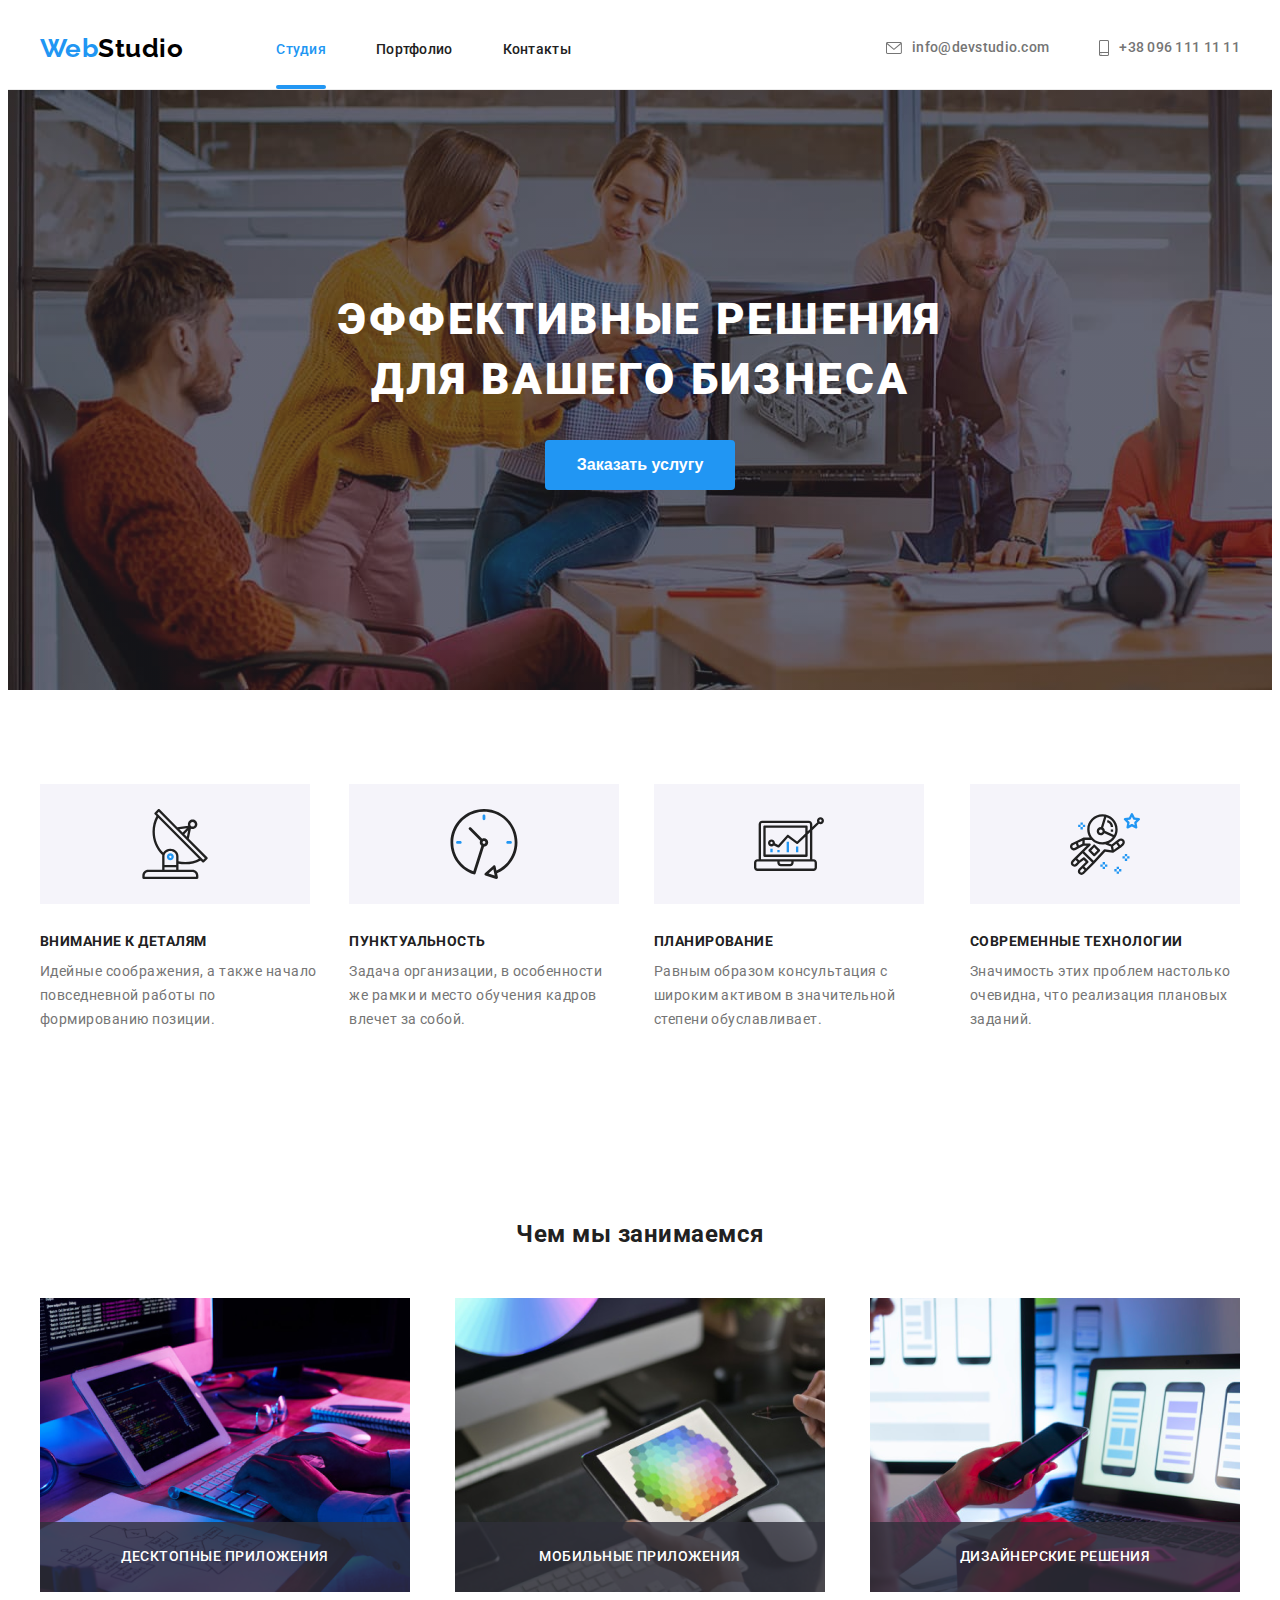
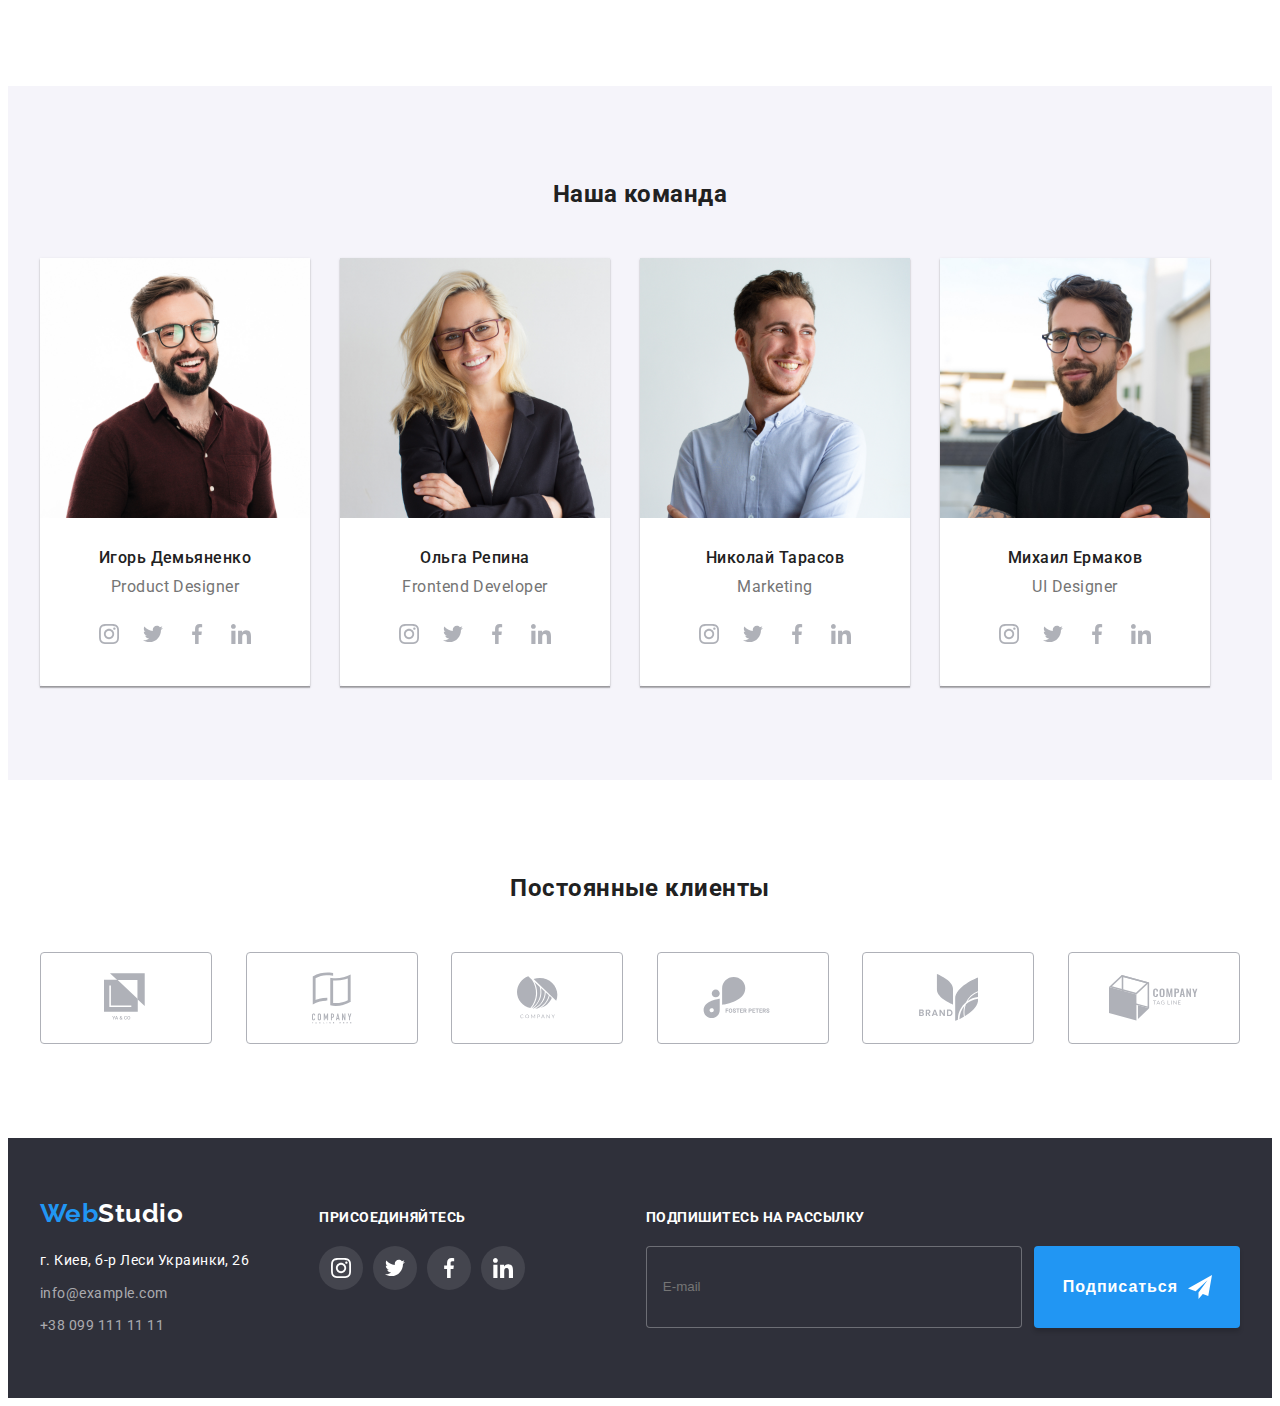
<file: index.html>
<!DOCTYPE html>
<html lang="ru">


<head>
    <meta charset="UTF-8">
    <meta name="viewport" content="width=device-width, initial-scale=1.0">
    <title>Главная</title>
    <link rel="stylesheet" href="https://cdnjs.cloudflare.com/ajax/libs/modern-normalize/1.0.0/modern-normalize.min.css"integrity="sha512-ISS7cAi1PEhQ8jnbJpJZMd29NlhNj4AWYyLOSp2CE/CsHxTCu+r+t0D2yoJudVrd0/8fTVPUVDzY5Tvli75u/g=="crossorigin="anonymous" />
    <link rel="preconnect" href="https://fonts.gstatic.com">
    <link href="https://fonts.googleapis.com/css2?family=Raleway:wght@700&family=Roboto:wght@400;500;700;900&display=swap"
        rel="stylesheet">
    <link rel="stylesheet" href="./css/styles.css" />
</head>

<body>
  <header class="header">
    <div class="container">
        <nav class="navigation">
            <a class="logo primary link" href="./index.html" aria-label="логотип сайта" lang="en">
                <span class="logo-accent">Web</span>Studio
            </a>
            <ul class="site-nav list">
                <li class="site-nav-item">
                    <a class="link current" href="#">Студия</a>
                </li>
                <li class="site-nav-item">
                    <a class="link" href="./portfolio.html">Портфолио</a>
                </li>
                <li class="site-nav-item">
                    <a class="link" href="#">Контакты</a>
                </li>
            </ul>
        </nav>
        <address class="header-address">
            <ul class="address-nav list">
                <li class="address-nav-item">
                        <a class="address-nav-link link" href="mailto:info@devstudio.com">
                            <svg class="mail-logo" width="16" height="12">
                                <use href="./images/sprite.svg#envelope"></use>
                            </svg>
                            info@devstudio.com
                        </a>
                </li>
                <li class="address-nav-item">
                        <a class="address-nav-link link" href="tel:+380961111111">
                            <svg class="phone-logo" width="10" height="16">
                                <use href="./images/sprite.svg#smartphone"></use>
                            </svg>
                        +38 096 111 11 11</a>
                </li>
            </ul>
        </address>
    </div>
  </header>
  <main>

      <!-- HERO -->
    <section class="hero">
        <h1 class="hero-title">Эффективные решения<br> для вашего бизнеса</h1>
        <button class="button" type="button" data-modal-open>Заказать услугу</button>
    </section>

    
    <!-- ADVANTAGES -->
    <section class="section">
        <div class="container">
            <h2 class="visually-hidden">Преимущества работы со студией</h2>
            <ul class="advatnages list">
                <li class="advantages-item">
                    <div class="advantages-img">
                        <svg class="antenna" width="70" height="70">
                            <use href="./images/sprite.svg#antenna"></use>
                        </svg>
                    </div>
                    <h3 class="advantages-item-title">Внимание к деталям</h3>
                    <p class="section-text">Идейные соображения, а также начало повседневной работы по формированию позиции.</p>
                </li>
                <li class="advantages-item">
                    <div class="advantages-img">
                        <svg class="clock" width="70" height="70">
                            <use href="./images/sprite.svg#clock"></use>
                        </svg>
                    </div>
                    <h3 class="advantages-item-title">Пунктуальность</h3>
                    <p class="section-text">Задача организации, в особенности же рамки и место обучения кадров влечет за собой.</p>
                </li>
                <li class="advantages-item">
                    <div class="advantages-img">
                        <svg class="diagram" width="70" height="70">
                            <use href="./images/sprite.svg#diagram"></use>
                        </svg>
                    </div>
                    <h3 class="advantages-item-title">Планирование</h3>
                    <p class="section-text">Равным образом консультация с широким активом в значительной степени обуславливает.</p>
                </li>
                <li class="advantages-item">
                     <div class="advantages-img">
                        <svg class="astronaut" width="70" height="70">
                            <use href="./images/sprite.svg#astronaut"></use>
                        </svg>
                    </div>
                    <h3 class="advantages-item-title">Современные технологии</h3>
                    <p class="section-text">Значимость этих проблем настолько очевидна, что реализация плановых заданий.</p>
                </li>
            </ul>
        </div>
    </section>

    <!-- GALLERY -->
        <section class="section">
            <div class="container">
                <h2 class="section-title">Чем мы занимаемся</h2>
                <ul class="gallery list">
                    <li class="gallery-item">
                        <div class="gallery-item-content">
                            <img src="./images/gallery/gallery-img-1.png" alt="Разработка сайта" width="370" height="294">
                            <p class="gallery-item-text">Десктопные приложения</p>
                        </div>
                    </li>

                    <li class="gallery-item">
                        <div class="gallery-item-content">
                            <img src="./images/gallery/gallery-img-2.png" alt="Разработка макетов для мобильных устройств" width="370" height="294">
                            <p class="gallery-item-text">Мобильные приложения</p>
                        </div>
                    </li>

                    <li class="gallery-item">
                        <div class="gallery-item-content">
                            <img src="./images/gallery/gallery-img-3.png" alt="Выбор цвета на палитре" width="370" height="294">
                            <p class="gallery-item-text">Дизайнерские решения</p>
                        </div>
                    </li>
                </ul>
            </div> 
        </section>

    <!-- OUR TEAM -->
        <section class="team section">
            <div class="container">
                <h2 class="section-title">Наша команда</h2>
                <ul class="team-members list">
                    <li class="team-item">
                        <img class="team-img" src="./images/team/team-img-1.jpg" alt="Игорь Демьяненко улыбается" width="270" height="260">
                        <div class="team-item-info">
                            <h3 class="team-name">Игорь Демьяненко</h3>
                            <p class="section-text position" lang="en">Product Designer</p>
                            <ul class="social-list list">
                                <li class="social-list-item">
                                    <a class="social-list-link link" href="#">
                                        <svg class="social-link-icon" width="20" height="20">
                                            <use href="./images/sprite.svg#instagram"></use>
                                        </svg>
                                    </a>
                                </li>
                                <li class="social-list-item">
                                    <a class="social-list-link link" href="#">
                                        <svg class="social-link-icon" width="20" height="20">
                                            <use href="./images/sprite.svg#twitter"></use>
                                        </svg>
                                    </a>
                                </li>
                                <li class="social-list-item">
                                    <a class="social-list-link link" href="#">
                                        <svg class="social-link-icon" width="20" height="20">
                                            <use href="./images/sprite.svg#facebook"></use>
                                        </svg>
                                    </a>
                                </li>
                                <li class="social-list-item">
                                    <a class="social-list-link link" href="#">
                                        <svg class="social-link-icon" width="20" height="20">
                                            <use href="./images/sprite.svg#linkedin"></use>
                                        </svg>
                                    </a>
                                </li>
                            </ul>
                        </div>
                    </li>
                    <li class="team-item">
                        <img class="team-img" src="./images/team/team-img-2.jpg" alt="Ольга Репина улыбается" width="270" height="260">
                        <div class="team-item-info">
                            <h3 class="team-name">Ольга Репина</h3>
                            <p class="section-text position" lang="en">Frontend Developer</p>
                            <ul class="social-list list">
                                <li class="social-list-item">
                                    <a class="social-list-link link" href="#">
                                        <svg class="social-link-icon" width="20" height="20">
                                            <use href="./images/sprite.svg#instagram"></use>
                                        </svg>
                                    </a>
                                </li>
                                <li class="social-list-item">
                                    <a class="social-list-link link" href="#">
                                        <svg class="social-link-icon" width="20" height="20">
                                            <use href="./images/sprite.svg#twitter"></use>
                                        </svg>
                                    </a>
                                </li>
                                <li class="social-list-item">
                                    <a class="social-list-link link" href="#">
                                        <svg class="social-link-icon" width="20" height="20">
                                            <use href="./images/sprite.svg#facebook"></use>
                                        </svg>
                                    </a>
                                </li>
                                <li class="social-list-item">
                                    <a class="social-list-link link" href="#">
                                        <svg class="social-link-icon" width="20" height="20">
                                            <use href="./images/sprite.svg#linkedin"></use>
                                        </svg>
                                    </a>
                                </li>
                            </ul>
                        </div>
                    </li>
                    <li class="team-item">
                        <img class="team-img" src="./images/team/team-img-3.jpg" alt="Николай Тарасов улыбается" width="270" height="260">
                        <div class="team-item-info">
                            <h3 class="team-name">Николай Тарасов</h3>
                            <p class="section-text position" lang="en">Marketing</p>
                            <ul class="social-list list">
                                <li class="social-list-item">
                                    <a class="social-list-link link" href="#">
                                        <svg class="social-link-icon" width="20" height="20">
                                            <use href="./images/sprite.svg#instagram"></use>
                                        </svg>
                                    </a>
                                </li>
                                <li class="social-list-item">
                                    <a class="social-list-link link" href="#">
                                        <svg class="social-link-icon" width="20" height="20">
                                            <use href="./images/sprite.svg#twitter"></use>
                                        </svg>
                                    </a>
                                </li>
                                <li class="social-list-item">
                                    <a class="social-list-link link" href="#">
                                        <svg class="social-link-icon" width="20" height="20">
                                            <use href="./images/sprite.svg#facebook"></use>
                                        </svg>
                                    </a>
                                </li>
                                <li class="social-list-item">
                                    <a class="social-list-link link" href="#">
                                        <svg class="social-link-icon" width="20" height="20">
                                            <use href="./images/sprite.svg#linkedin"></use>
                                        </svg>
                                    </a>
                                </li>
                            </ul>
                        </div>
                    </li>
                    <li class="team-item">
                        <img class="team-img" src="./images/team/team-img-4.jpg" alt="Михаил Ермаков улыбается" width="270" height="260">
                        <div class="team-item-info">
                            <h3 class="team-name">Михаил Ермаков</h3>
                            <p class="section-text position" lang="en">UI Designer</p>
                            <ul class="social-list list">
                                <li class="social-list-item">
                                    <a class="social-list-link link" href="#">
                                        <svg class="social-link-icon" width="20" height="20">
                                            <use href="./images/sprite.svg#instagram"></use>
                                        </svg>
                                    </a>
                                </li>
                                <li class="social-list-item">
                                    <a class="social-list-link link" href="#">
                                        <svg class="social-link-icon" width="20" height="20">
                                            <use href="./images/sprite.svg#twitter"></use>
                                        </svg>
                                    </a>
                                </li>
                                <li class="social-list-item">
                                    <a class="social-list-link link" href="#">
                                        <svg class="social-link-icon" width="20" height="20">
                                            <use href="./images/sprite.svg#facebook"></use>
                                        </svg>
                                    </a>
                                </li>
                                <li class="social-list-item">
                                    <a class="social-list-link link" href="#">
                                        <svg class="social-link-icon" width="20" height="20">
                                            <use href="./images/sprite.svg#linkedin"></use>
                                        </svg>
                                    </a>
                                </li>
                            </ul>
                        </div>
                    </li>
                </ul>
            </div>
        </section>
    <section class="clients section">
        <div class="container">
            <h2 class="section-title">Постоянные клиенты</h2>
            <ul class="clients-list list">
                <li class="clients-list-item">
                    <a class="clients-list-link" href="#">
                        <svg class="client-logo" width="45" height="50">
                            <use href="./images/sprite.svg#logo-1"></use>
                        </svg>
                    </a>
                </li>
                <li class="clients-list-item">
                    <a class="clients-list-link" href="#">
                        <svg class="client-logo" width="40" height="52">
                            <use href="./images/sprite.svg#logo-2"></use>
                        </svg>
                    </a>
                </li>
                <li class="clients-list-item">
                    <a class="clients-list-link" href="#">
                        <svg class="client-logo" width="41" height="43">
                            <use href="./images/sprite.svg#logo-3"></use>
                        </svg>
                    </a>
                </li>
                <li class="clients-list-item">
                    <a class="clients-list-link" href="#">
                        <svg class="client-logo" width="80" height="42">
                            <use href="./images/sprite.svg#logo-4"></use>
                        </svg>
                    </a>
                </li>
                <li class="clients-list-item">
                    <a class="clients-list-link" href="#">
                        <svg class="client-logo" width="59" height="47">
                            <use href="./images/sprite.svg#logo-5"></use>
                        </svg>
                    </a>
                </li>
                <li class="clients-list-item">
                    <a class="clients-list-link" href="#">
                        <svg class="client-logo" width="89" height="46">
                            <use href="./images/sprite.svg#logo-6"></use>
                        </svg>
                    </a>
                </li>
            </ul>
        </div>
    </section>
  </main>
  <footer class="contacts">

      <!-- CONTACT INFORMATION -->
    <div class="container">
        <div class="footer-content">
            <div class="logo-address">
                <h2 class="visually-hidden">Контакты</h2>
                <a class="logo secondary link" href="./index.html" aria-label="логотип сайта" lang="en"><span class="logo-accent">Web</span>Studio</a>
                <address>
                    <ul class="footer-address list">
                        <li class="footer-address-item">
                            <!-- Сменил "проспект" на "бульвар", т.к. проспект Леси Украинки в Киеве нет -->
                            <a class="contacts-map link" href="https://goo.gl/maps/AZEBeKzeeW1Fva8DA" target="_blank"
                                rel="noopener noreferrer">г. Киев, б-р Леси Украинки, 26</a>
                        </li>
                        <li class="footer-address-item">
                            <a class="link email" href="mailto:info@example.com">info@example.com</a>
                        </li>
                        <li class="footer-address-item">
                            <a class="link phone" href="tel:+380991111111">+38 099 111 11 11</a>
                        </li>
                    </ul>
                </address>
            </div>
            <div class="join">
                <p class="footer-title">Присоединяйтесь</p>
                <ul class="social-networks list">
                    <li class="social-networks-item">
                        <a class="social-networks-link" href="#">
                            <svg class="social-networks-icon" width="20" height="20">
                                <use href="./images/sprite.svg#instagram"></use>
                            </svg>
                        </a>
                    </li>
                    <li class="social-networks-item">
                        <a class="social-networks-link" href="#">
                            <svg class="social-networks-icon" width="20" height="20">
                                <use href="./images/sprite.svg#twitter"></use>
                            </svg>
                        </a>
                    </li>
                    <li class="social-networks-item">
                        <a class="social-networks-link" href="#">
                            <svg class="social-networks-icon" width="20" height="20">
                                <use href="./images/sprite.svg#facebook"></use>
                            </svg>
                        </a>
                    </li>
                    <li class="social-networks-item">
                        <a class="social-networks-link" href="#">
                            <svg class="social-networks-icon" width="20" height="20">
                                <use href="./images/sprite.svg#linkedin"></use>
                            </svg>
                        </a>
                    </li>
                </ul>
            </div>
            <div class="footer-form-wrapper">
                <p class="footer-title">Подпишитесь на рассылку</p>
                <form class="footer-form">
                    <input class="footer-form-input" type="email" name="user-email" placeholder="E-mail" />
                    <button class="footer-form-button" type="submit">
                        Подписаться
                        <svg class="footer-form-icon" width="24" height="24">
                            <use href="./images/sprite.svg#icon-send"></use>
                        </svg>
                    </button>
                </form>
            </div>
        </div>
    </div>
  </footer>
  <div class="overlay is-hidden" data-modal>
      <div class="modal">
          <button type="button" class="close-button" data-modal-close>
              <svg class="close-button-icon" width="11" heigth="11">
                  <use href="./images/sprite.svg#close-button"></use>
              </svg>
          </button>
          <p class="modal-form-title">Оставьте свои данные, мы вам перезвоним</p>
          <form class="modal-form" action="#">
            <label class="modal-form-field">
                Имя
                <span class="modal-input-wrapper">
                    <input class="modal-form-input" type="text" name="user-name" />
                    <svg class="modal-form-icon" width="18" heigth="18">
                        <use href="./images/sprite.svg#form-person"></use>
                    </svg>
                </span>
            </label>
            <label class="modal-form-field">
                Телефон
                <span class="modal-input-wrapper">
                    <input class="modal-form-input" type="tel" name="user-phone" />
                    <svg class="modal-form-icon" width="18" heigth="18">
                        <use href="./images/sprite.svg#form-phone"></use>
                    </svg>
                </span>
            </label>
            <label class="modal-form-field">
                Почта
                <span class="modal-input-wrapper">
                    <input class="modal-form-input" type="email" name="user-email" />
                    <svg class="modal-form-icon" width="18" heigth="18">
                        <use href="./images/sprite.svg#form-email"></use>
                    </svg>
                </span>
            </label>
            <label class="modal-form-field">
                Комментарий
                <textarea class="modal-form-message" name="user-message" placeholder="Введите текст"></textarea>
            </label>
            <input id="user-policy" class="modal-form-checkbox visually-hidden" type="checkbox" />
            <label for="user-policy" class="modal-form-policy-text" >
                Соглашаюсь с рассылкой и принимаю&nbsp;<a href="#">Условия договора</a>
            </label>
            <button type="submit" class="modal-form-button">Отправить</button>
          </form>
      </div>
  </div>


  <script src="./js/modal.js"></script>


</body>
</html>
</file>
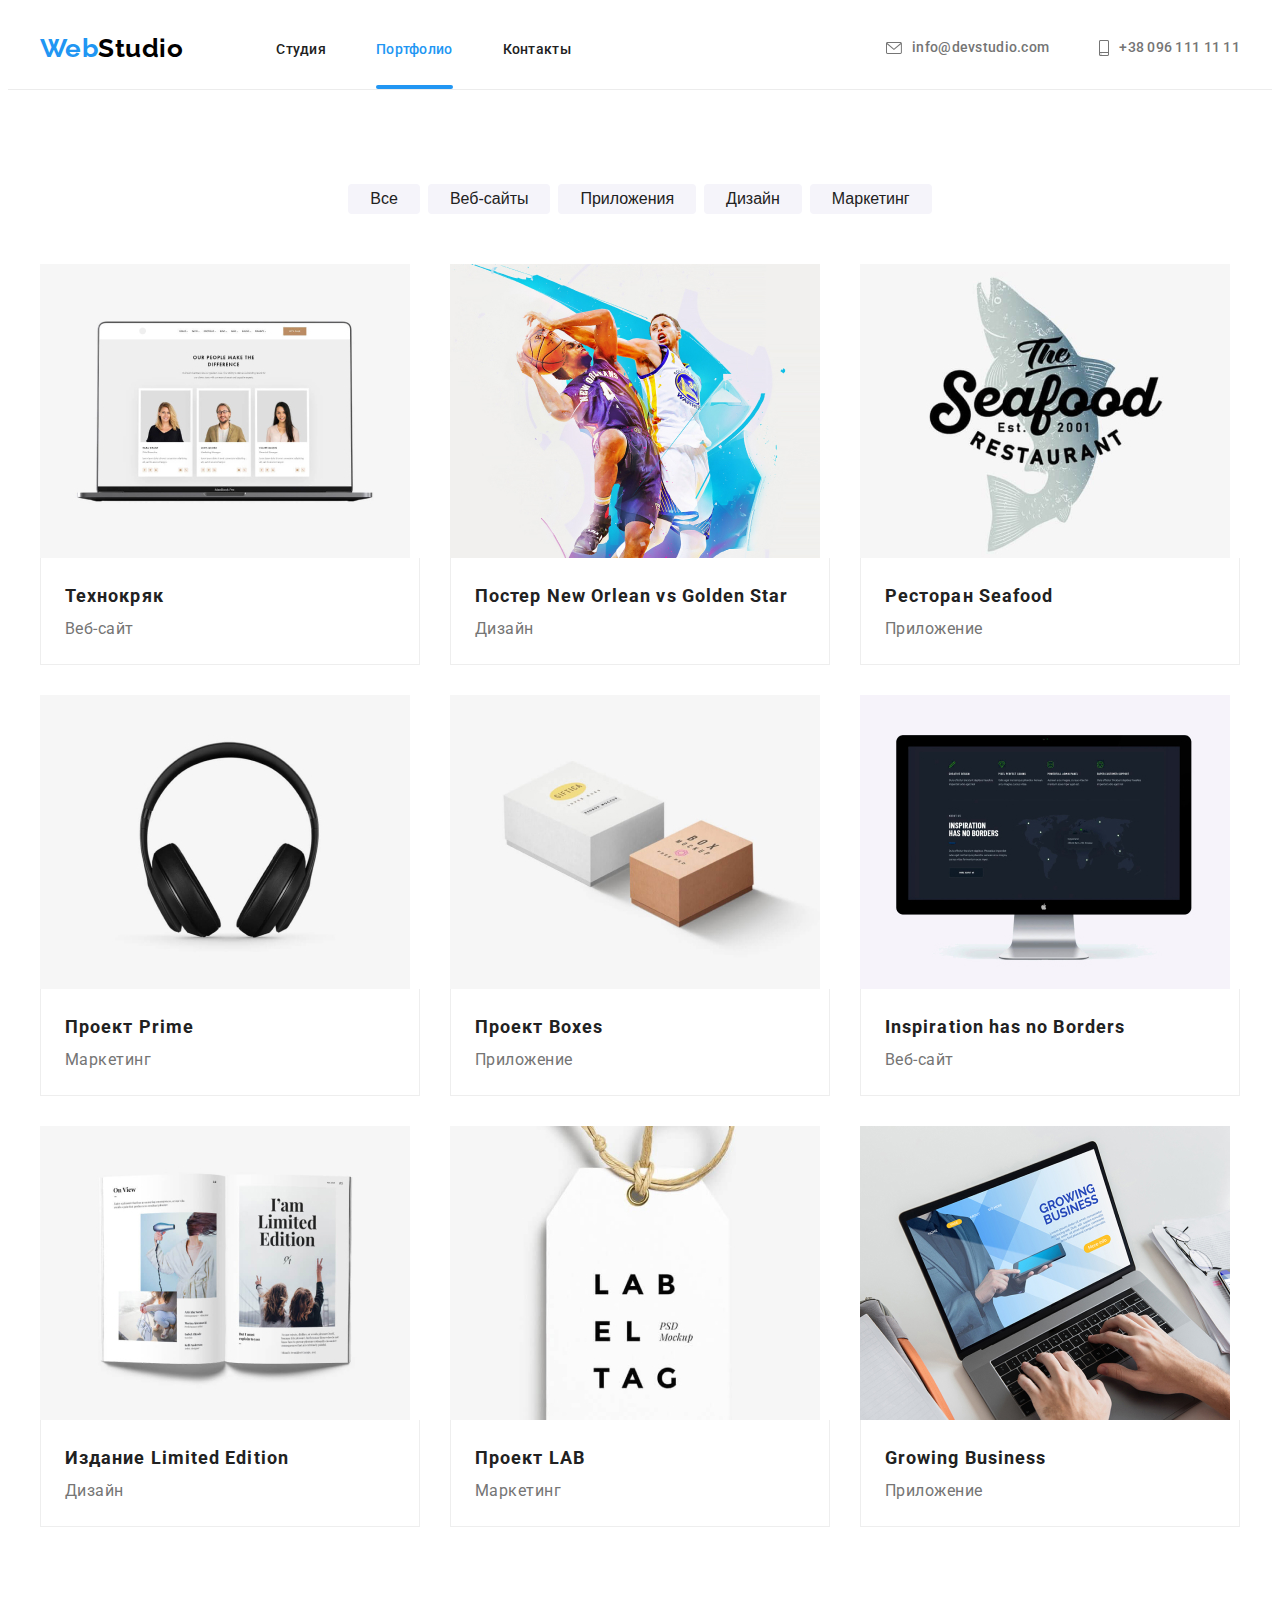
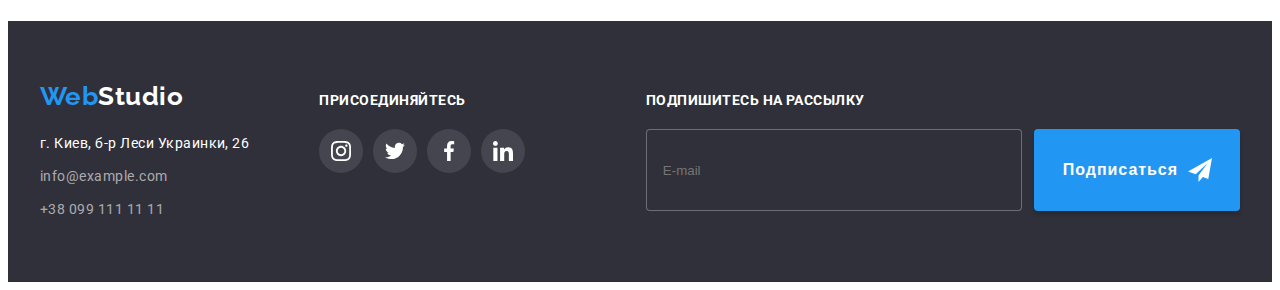
<file: portfolio.html>
<!DOCTYPE html>
<html lang="ru">


<head>
    <meta charset="UTF-8">
    <meta name="viewport" content="width=device-width, initial-scale=1.0">
    <title>Портфолио</title>
    <link rel="stylesheet" href="https://cdnjs.cloudflare.com/ajax/libs/modern-normalize/1.0.0/modern-normalize.min.css"integrity="sha512-ISS7cAi1PEhQ8jnbJpJZMd29NlhNj4AWYyLOSp2CE/CsHxTCu+r+t0D2yoJudVrd0/8fTVPUVDzY5Tvli75u/g=="crossorigin="anonymous" />
    <link rel="preconnect" href="https://fonts.gstatic.com">
    <link href="https://fonts.googleapis.com/css2?family=Raleway:wght@700&family=Roboto:wght@400;500;700&display=swap"
        rel="stylesheet">
    <link rel="stylesheet" href="./css/styles.css" />
</head>

<body>
    <header class="header">
        <div class="container">
            <nav class="navigation">
                <a class="logo primary link" href="./index.html" aria-label="логотип сайта" lang="en">
                    <span class="logo-accent">Web</span>Studio
                </a>
                <ul class="site-nav list">
                    <li class="site-nav-item">
                        <a class="link" href="./index.html">Студия</a>
                    </li>
                    <li class="site-nav-item">
                        <a class="link current" href="./portfolio.html">Портфолио</a>
                    </li>
                    <li class="site-nav-item">
                        <a class="link" href="#">Контакты</a>
                    </li>
                </ul>
            </nav>
            <address class="header-address">
                <ul class="address-nav list">
                    <li class="address-nav-item">
                        <a class="address-nav-link link" href="mailto:info@devstudio.com">
                            <svg class="mail-logo" width="16" height="12">
                                <use href="./images/sprite.svg#envelope"></use>
                            </svg>
                            info@devstudio.com
                        </a>
                    </li>
                    <li class="address-nav-item">
                        <a class="address-nav-link link" href="tel:+380961111111">
                            <svg class="phone-logo" width="10" height="16">
                                <use href="./images/sprite.svg#smartphone"></use>
                            </svg>
                            +38 096 111 11 11</a>
                    </li>
                </ul>
            </address>
        </div>
    </header>
    <main>

        <!-- WORKS -->
        <section class="works section">
            <div class="container">
                <h1 class="visually-hidden">Наши работы</h1>
                <ul class="categories list">
                    <li class="categories-item"><button class="category-button" type="button">Все</button></li>
                    <li class="categories-item"><button class="category-button" type="button">Веб-сайты</button></li>
                    <li class="categories-item"><button class="category-button" type="button">Приложения</button></li>
                    <li class="categories-item"><button class="category-button" type="button">Дизайн</button></li>
                    <li class="categories-item"><button class="category-button" type="button">Маркетинг</button></li>
                </ul>
                <ul class="projects list">
                    <li class="projects-item">
                        <a class="projects-item-link link" href="#">
                            <div class="project-thumb">
                                <img src="./images/portfolio/portfolio-img-1.jpg" alt="Вебсайт Технокряк" width="370" height="294">
                                <div class="project-overlay">
                                    <p>Технокряк это современная площадка распространения коронавируса. Компании используют эту платформу для цифрового
                                    шпионажа и атак на защищённые сервера конкурентов.</p>
                                </div>
                            </div>
                            <div class="card-content">
                                <h2 class="projects-title">Технокряк</h2>
                                <p class="projects-text">Веб-сайт</p>
                            </div>
                        </a>
                    </li>
                    <li class="projects-item">
                        <a class="projects-item-link link" href="#">
                            <div class="project-thumb">
                                <img src="./images/portfolio/portfolio-img-2.jpg" alt="Дизайн постера" width="370" height="294">
                                <div class="project-overlay">
                                    <p>Технокряк это современная площадка распространения коронавируса. Компании используют эту платформу для цифрового
                                        шпионажа и атак на защищённые сервера конкурентов.</p>
                                </div>
                            </div>
                            <div class="card-content">
                                <h2 class="projects-title">Постер New Orlean vs Golden Star</h2>
                                <p class="projects-text">Дизайн</p>
                            </div>
                        </a>
                    </li>
                    <li class="projects-item">
                        <a class="projects-item-link link" href="#">
                            <div class="project-thumb">
                                <img src="./images/portfolio/portfolio-img-3.jpg" alt="Приложение для ресторана" width="370" height="294">
                                <div class="project-overlay">
                                    <p>Технокряк это современная площадка распространения коронавируса. Компании используют эту платформу для цифрового
                                        шпионажа и атак на защищённые сервера конкурентов.</p>
                                </div>
                            </div>
                            <div class="card-content">
                                <h2 class="projects-title">Ресторан Seafood</h2>
                                <p class="projects-text">Приложение</p>
                            </div>
                        </a>
                    </li>
                    <li class="projects-item">
                        <a class="projects-item-link link" href="#">
                            <div class="project-thumb">
                                <img src="./images/portfolio/portfolio-img-4.jpg" alt="Маркетинг проект Prime" width="370" height="294">
                                <div class="project-overlay">
                                    <p>Технокряк это современная площадка распространения коронавируса. Компании используют эту платформу для цифрового
                                        шпионажа и атак на защищённые сервера конкурентов.</p>
                                </div>
                            </div>
                            <div class="card-content">
                                <h2 class="projects-title">Проект Prime</h2>
                                <p class="projects-text">Маркетинг</p>
                            </div>
                        </a>
                    </li>
                    <li class="projects-item">
                        <a class="projects-item-link link" href="">
                            <div class="project-thumb">
                                <img src="./images/portfolio/portfolio-img-5.jpg" alt="Приложение для проекта Boxes" width="370" height="294">
                                <div class="project-overlay">
                                    <p>Технокряк это современная площадка распространения коронавируса. Компании используют эту платформу для цифрового
                                        шпионажа и атак на защищённые сервера конкурентов.</p>
                                </div>
                            </div>
                            <div class="card-content">
                                <h2 class="projects-title link">Проект Boxes</h2>
                                <p class="projects-text">Приложение</p>
                            </div>
                        </a>
                    </li>
                    <li class="projects-item">
                        <a class="projects-item-link link" href="#">
                            <div class="project-thumb">
                                <img src="./images/portfolio/portfolio-img-6.jpg" alt="Вебсайт Inspiration has no Borders" width="370" height="294">
                                <div class="project-overlay">
                                    <p>Технокряк это современная площадка распространения коронавируса. Компании используют эту платформу для цифрового
                                        шпионажа и атак на защищённые сервера конкурентов.</p>
                                </div>
                            </div>
                            <div class="card-content">
                                <h2 class="projects-title">Inspiration has no Borders</h2>
                                <p class="projects-text">Веб-сайт</p>
                            </div>
                        </a>
                    </li>
                    <li class="projects-item">
                        <a class="projects-item-link link" href="#">
                            <div class="project-thumb">
                                <img src="./images/portfolio/portfolio-img-7.jpg" alt="Дизайн для издания Limited Edition" width="370" height="294">
                                <div class="project-overlay">
                                    <p>Технокряк это современная площадка распространения коронавируса. Компании используют эту платформу для цифрового
                                        шпионажа и атак на защищённые сервера конкурентов.</p>
                                </div>
                            </div>
                            <div class="card-content">
                                <h2 class="projects-title">Издание Limited Edition</h2>
                                <p class="projects-text">Дизайн</p>
                            </div>
                        </a>
                    </li>
                    <li class="projects-item">
                        <a class="projects-item-link link" href="#">
                            <div class="project-thumb">
                                <img src="./images/portfolio/portfolio-img-8.jpg" alt="Маркетинг для Проекта LAB " width="370" height="294">
                                <div class="project-overlay">
                                    <p>Технокряк это современная площадка распространения коронавируса. Компании используют эту платформу для цифрового
                                        шпионажа и атак на защищённые сервера конкурентов.</p>
                                </div>
                            </div>
                            <div class="card-content">
                                <h2 class="projects-title">Проект LAB</h2>
                                <p class="projects-text">Маркетинг</p>
                            </div>
                        </a>
                    </li>
                    <li class="projects-item">
                        <a class="projects-item-link link" href="#">
                            <div class="project-thumb">
                                <img src="./images/portfolio/portfolio-img-9.jpg" alt="Приложение для Growing Business" width="370" height="294">
                                <div class="project-overlay">
                                    <p>Технокряк это современная площадка распространения коронавируса. Компании используют эту платформу для цифрового
                                        шпионажа и атак на защищённые сервера конкурентов.</p>
                                </div>
                            </div>
                            <div class="card-content">
                                <h2 class="projects-title">Growing Business</h2>
                                <p class="projects-text">Приложение</p>
                            </div>
                        </a>
                    </li>
                </ul>
            </div>
        </section>
    </main>
    <footer class="contacts"> 
    
        <!-- CONTACT INFORMATION -->
        <div class="container">
            <div class="footer-content">
                <div class="logo-address">
                    <h2 class="visually-hidden">Контакты</h2>
                    <a class="logo secondary link" href="./index.html" aria-label="логотип сайта" lang="en"><span
                            class="logo-accent">Web</span>Studio</a>
                    <address>
                        <ul class="footer-address list">
                            <li class="footer-address-item">
                                <!-- Сменил "проспект" на "бульвар", т.к. проспект Леси Украинки в Киеве нет -->
                                <a class="contacts-map link" href="https://goo.gl/maps/AZEBeKzeeW1Fva8DA" target="_blank"
                                    rel="noopener noreferrer">г. Киев, б-р Леси Украинки, 26</a>
                            </li>
                            <li class="footer-address-item">
                                <a class="link email" href="mailto:info@example.com">info@example.com</a>
                            </li>
                            <li class="footer-address-item">
                                <a class="link phone" href="tel:+380991111111">+38 099 111 11 11</a>
                            </li>
                        </ul>
                    </address>
                </div>
                <div class="join">
                    <p class="footer-title">Присоединяйтесь</p>
                    <ul class="social-networks list">
                        <li class="social-networks-item">
                            <a class="social-networks-link" href="#">
                                <svg class="social-networks-icon" width="20" height="20">
                                    <use href="./images/sprite.svg#instagram"></use>
                                </svg>
                            </a>
                        </li>
                        <li class="social-networks-item">
                            <a class="social-networks-link" href="#">
                                <svg class="social-networks-icon" width="20" height="20">
                                    <use href="./images/sprite.svg#twitter"></use>
                                </svg>
                            </a>
                        </li>
                        <li class="social-networks-item">
                            <a class="social-networks-link" href="#">
                                <svg class="social-networks-icon" width="20" height="20">
                                    <use href="./images/sprite.svg#facebook"></use>
                                </svg>
                            </a>
                        </li>
                        <li class="social-networks-item">
                            <a class="social-networks-link" href="#">
                                <svg class="social-networks-icon" width="20" height="20">
                                    <use href="./images/sprite.svg#linkedin"></use>
                                </svg>
                            </a>
                        </li>
                    </ul>
                </div>
                <div class="footer-form-wrapper">
                    <p class="footer-title">Подпишитесь на рассылку</p>
                    <form class="footer-form">
                        <input class="footer-form-input" type="email" name="user-email" placeholder="E-mail" />
                        <button class="footer-form-button" type="submit">
                            Подписаться
                            <svg class="footer-form-icon" width="24" height="24">
                                <use href="./images/sprite.svg#icon-send"></use>
                            </svg>
                        </button>
                    </form>
                </div>
            </div>
        </div>
    </footer>
  </body>
</html>
</file>
<file: css/styles.css>
:root {
  --primary-text-color: #212121;
  --secondary-text-color: #757575;
  --accent-color: #2196f3;
  --primary-white-color: #ffffff;
  --logo-header-color: #000000;
  --logo-footer-color: rgba(255, 255, 255, 0.6);
  --header-border-color: #ececec;
  --background-color: #2f303a;
  --secondary-background-color: #f5f4fa;
  --social-link-icon-color: #afb1b8;
  --overlay-background-color: rgba(0, 0, 0, 0.2);
}

body {
  background-color: var(--primary-white-color);
  color: var(--primary-text-color);

  font-family: Roboto, sans-serif;
  letter-spacing: 0.03em;
}

address {
  font-style: normal;
}

h1,
h2,
h3,
h4,
h5,
h6 {
  margin: 0;
}

ul,
ol {
  margin: 0;
  padding: 0;
}

p {
  margin: 0;
}

img {
  display: block;
}

.container {
  width: 1200px;
  margin: 0 auto;
  padding: 0 15px;
}

.section {
  padding: 94px 0;
}

.section-title {
  text-align: center;
  margin-bottom: 50px;
}

.section-text {
  color: var(--secondary-text-color);
}

.visually-hidden {
  position: absolute;
  width: 1px;
  height: 1px;
  margin: -1px;
  border: 0;
  padding: 0;

  white-space: nowrap;
  clip-path: inset(100%);
  clip: rect(0 0 0 0);
  overflow: hidden;
}

.link {
  text-decoration: none;
}

.list {
  list-style: none;
}

/* Header */

.header .container {
  display: flex;
  align-items: center;
}

.header {
  padding: 25px 0;
  border-bottom: 1px solid var(--header-border-color);
}

.navigation {
  display: flex;
  align-items: center;
}

/* Logo */

.logo {
  font-family: Raleway, sans-serif;
  font-weight: 700;
  font-size: 26px;
  line-height: 1.19;
}

.header .logo {
  margin-right: 93px;
}

.logo-accent {
  color: var(--accent-color);
}

.logo.primary {
  color: var(--logo-header-color);
}

/* Site nav */

.site-nav {
  display: flex;
  align-items: center;
}

.site-nav .link {
  color: var(--primary-text-color);

  font-weight: 500;
  font-size: 14px;
  line-height: 1.14;
  letter-spacing: 0.02em;
  padding: 32px 0px;

  transition: color 250ms cubic-bezier(0.4, 0, 0.2, 1);
}

.site-nav .link:hover,
.site-nav .link:focus {
  color: var(--accent-color);
}

.site-nav .current {
  position: relative;
}

.current::before {
  content: '';
  position: absolute;
  bottom: 0;
  left: 0;
  width: 100%;
  height: 4px;
  background-color: var(--accent-color);
  border-radius: 2px;
}

.site-nav .link.current {
  color: var(--accent-color);
}

.site-nav-item:not(:last-child) {
  margin-right: 50px;
}

/* Address nav */

.header-address {
  margin-left: auto;
}

.address-nav {
  display: flex;
}

.address-nav-link {
  color: var(--secondary-text-color);

  display: flex;
  align-items: center;

  font-weight: 500;
  font-size: 14px;
  line-height: 1.14;
  letter-spacing: 0.02em;

  transition: color 250ms cubic-bezier(0.4, 0, 0.2, 1);
}

.address-nav-link:hover,
.address-nav-link:focus {
  color: var(--accent-color);
}

.mail-logo,
.phone-logo {
  fill: currentColor;
  margin-right: 10px;
}

.address-nav-item:not(:last-child) {
  margin-right: 50px;
}

/* Hero */

.hero {
  background-color: var(--background-color);
  background-image: linear-gradient(
      rgba(47, 48, 58, 0.4),
      rgba(47, 48, 58, 0.4)
    ),
    url(../images/hero/hero-background.jpg);
  background-size: cover;
  background-repeat: no-repeat;
  text-align: center;
  max-width: 1600px;
  padding: 200px 0px;
  margin-left: auto;
  margin-right: auto;
}

.hero-title {
  color: var(--primary-white-color);

  font-weight: 900;
  font-size: 44px;
  line-height: 1.36;
  letter-spacing: 0.06em;
  text-transform: uppercase;
  min-height: 120px;
  margin-bottom: 30px;
}

/* Button */

.button {
  background-color: var(--accent-color);
  color: var(--primary-white-color);

  font-weight: 700;
  font-size: 16px;
  line-height: 1.87;

  border-width: 0;
  border-radius: 4px;
  padding: 10px 32px;

  cursor: pointer;
}

/* Advantages */

.advatnages {
  display: flex;
  margin-left: -30px;
}

.advantages-item {
  margin-left: 30px;
  flex-basis: (100%/4 - 30px);
}

.advantages-item .section-text {
  font-size: 14px;
  line-height: 1.71;
}

.advantages-item-title {
  font-weight: bold;
  font-size: 14px;
  line-height: 1.14;
  text-transform: uppercase;
  margin-bottom: 10px;
}

.advantages-img {
  background-color: var(--secondary-background-color);

  display: flex;
  align-items: center;
  justify-content: center;
  margin-bottom: 30px;
  width: 270px;
  height: 120px;
}

/* Gallery */

.gallery {
  display: flex;
  justify-content: space-between;
}

.gallery-item-content {
  position: relative;
  text-align: center;
}

.gallery-item-text {
  position: absolute;
  bottom: 0;
  left: 0;
  padding-top: 27px;
  padding-bottom: 27px;
  width: 100%;
  background-color: rgba(47, 48, 58, 0.8);
  color: var(--primary-white-color);
  font-weight: 500;
  font-size: 14px;
  line-height: 1.14;
  text-transform: uppercase;
}

/* Our Team */

.team {
  background-color: var(--secondary-background-color);
}

.team-members {
  display: flex;
  margin-left: -30px;
}

.team-item {
  margin-left: 30px;
  flex-basis: (100%/4 - 30px);
  box-shadow: 0px 1px 3px rgba(0, 0, 0, 0.12), 0px 1px 1px rgba(0, 0, 0, 0.14),
    0px 2px 1px rgba(0, 0, 0, 0.2);
}

.team-item-info {
  background-color: var(--primary-white-color);

  border-radius: 0px 0px 4px 4px;

  padding: 30px 32px;
  text-align: center;
}

.team-name {
  font-size: 16px;
  font-weight: 500;
  line-height: 1.19;
  margin-bottom: 10px;
}

.section-text.position {
  line-height: 1.19;
  margin-bottom: 16px;
}

.social-list {
  display: flex;
  justify-content: center;
}

.social-list-link {
  color: var(--social-link-icon-color);
  display: flex;
  width: 44px;
  height: 44px;
  border-radius: 50%;
  justify-content: center;
  align-items: center;

  transition: color 250ms cubic-bezier(0.4, 0, 0.2, 1);
}

.social-list-link:hover,
.social-list-link:focus {
  color: var(--primary-white-color);
  background-color: var(--accent-color);
}

.social-link-icon {
  fill: currentColor;
}

/* Clients */

.clients-list {
  display: flex;
  justify-content: space-between;
}

.clients-list-link {
  color: var(--social-link-icon-color);
  display: flex;
  justify-content: center;
  align-items: center;
  border: 1px solid var(--social-link-icon-color);
  border-radius: 4px;
  width: 170px;
  height: 90px;

  transition: color 250ms cubic-bezier(0.4, 0, 0.2, 1);
}

.clients-list-link:hover,
.clients-list-link:focus {
  color: var(--accent-color);
  border-color: var(--accent-color);
}

.client-logo {
  fill: currentColor;
}

/* Footer content */

.footer-content {
  display: flex;
  align-items: baseline;
}

.logo-address {
  margin-right: 70px;
}

/* Logo footer */

.logo.secondary {
  display: inline-block;
  color: var(--primary-white-color);
  margin-bottom: 20px;
}

/* Contacts list */

.contacts {
  background-color: var(--background-color);
  padding: 60px 0;
}

.footer-address {
  font-size: 14px;
  line-height: 1.71;
}

.footer-address-item:not(:last-child) {
  margin-bottom: 9px;
}

.footer-address .contacts-map {
  color: var(--primary-white-color);
}

.footer-address .email,
.footer-address .phone {
  color: var(--logo-footer-color);
}

/* Join */

.footer-title {
  color: var(--primary-white-color);
  font-weight: 700;
  font-size: 14px;
  line-height: 1.14;
  text-transform: uppercase;
  margin-bottom: 20px;
}

.social-networks {
  display: flex;
}

.social-networks-item {
  display: flex;
}

.social-networks-item:not(:last-child) {
  margin-right: 10px;
}

.social-networks-link {
  display: flex;
  color: var(--primary-white-color);
  background-color: rgba(255, 255, 255, 0.1);
  justify-content: center;
  align-items: center;
  border-radius: 50%;
  height: 44px;
  width: 44px;

  transition: background-color 250ms cubic-bezier(0.4, 0, 0.2, 1);
}

.social-networks-link:hover,
.social-networks-link:focus {
  background-color: var(--accent-color);
}

.social-networks-icon {
  fill: currentColor;
}

/* Footer Form */

.footer-form-wrapper {
  margin-left: auto;
}

.footer-form {
  display: flex;
}

.footer-form-input {
  width: 358px;
  height: 50px;
  padding: 15px 0px 15px 16px;
  margin-right: 12px;
  background-color: var(--background-color);
  border: 1px solid rgba(255, 255, 255, 0.3);
  border-radius: 4px;
  transition: border-color 250ms cubic-bezier(0.4, 0, 0.2, 1);
}

.footer-form-input:focus {
  outline: none;
  border-color: var(--accent-color);
}

.footer-form-button {
  display: flex;
  align-items: center;
  text-align: center;
  background-color: var(--accent-color);
  color: var(--primary-white-color);
  box-shadow: 0px 4px 4px rgba(0, 0, 0, 0.15);
  border-radius: 4px;
  border-width: 0px;
  padding: 10px 28px 10px 29px;
  font-weight: 700;
  font-size: 16px;
  line-height: 1.87;
  letter-spacing: 0.06em;
}

.footer-form-icon {
  margin-left: 10px;
}

/* Modal */

.overlay {
  position: fixed;
  left: 0;
  top: 0;
  width: 100vw;
  height: 100vh;
  background-color: rgba(0, 0, 0, 0.2);

  transition: all 500ms cubic-bezier(0.4, 0, 0.2, 1);
}

.overlay.is-hidden .modal {
  transform: translate(-50%, -50%) scale(0);
  transition: transform 500ms cubic-bezier(0.4, 0, 0.2, 1) 0ms;
}

.overlay.is-hidden {
  transition: all 500ms cubic-bezier(0.4, 0, 0.2, 1) 500ms;
}

.modal {
  position: absolute;
  top: 50%;
  left: 50%;
  width: 528px;
  min-height: 581px;
  padding: 40px;
  transform: translate(-50%, -50%) scale(1);
  background-color: var(--primary-white-color);
  box-shadow: 0px 1px 3px rgba(0, 0, 0, 0.12), 0px 1px 1px rgba(0, 0, 0, 0.14),
    0px 2px 1px rgba(0, 0, 0, 0.2);
  border-radius: 4px;

  transition: transform 500ms cubic-bezier(0.4, 0, 0.2, 1) 500ms;
}

.close-button {
  position: absolute;
  top: 8px;
  right: 8px;
  width: 30px;
  height: 30px;
  display: flex;
  justify-content: center;
  align-items: center;
  border: 1px solid rgba(0, 0, 0, 0.1);
  border-radius: 50%;
  background-color: var(--primary-white-color);
  cursor: pointer;
}

.close-button-icon {
  max-height: 100%;
}

.is-hidden {
  opacity: 0;
  visibility: hidden;
  pointer-events: none;
}

.modal-form {
  display: flex;
  flex-direction: column;
}

.modal-form-title {
  font-weight: 700;
  font-size: 20px;
  line-height: 1.15;
  letter-spacing: 0.03em;
  color: var(--primary-text-color);
  margin-bottom: 12px;
}

.modal-form-field {
  margin-bottom: 10px;
  font-size: 12px;
  line-height: 1.17;
  letter-spacing: 0.01em;

  color: var(--secondary-text-color);
}

.modal-form-field:nth-last-child(4) {
  margin-bottom: 20px;
}

.modal-input-wrapper {
  position: relative;
  display: flex;
  align-items: center;
  margin-top: 4px;
}

.modal-form-input {
  width: 100%;
  height: 40px;
  padding: 12px 0px 12px 42px;
  border: 1px solid rgba(33, 33, 33, 0.2);
  border-radius: 4px;
  transition: border-color 250ms cubic-bezier(0.4, 0, 0.2, 1);
}

.modal-form-input:focus {
  outline: none;
  border-color: var(--accent-color);
}

.modal-form-input:focus + .modal-form-icon {
  fill: var(--accent-color);
}

.modal-form-icon {
  position: absolute;
  display: block;
  top: 50%;
  left: 12px;
  transform: translateY(-50%);
  max-height: 18px;
  transition: fill 250ms cubic-bezier(0.4, 0, 0.2, 1);
}

.modal-form-message {
  width: 100%;
  height: 120px;
  margin-top: 4px;
  padding: 12px 16px;
  border: 1px solid rgba(33, 33, 33, 0.2);
  border-radius: 4px;
  resize: none;
  transition: border-color 250ms cubic-bezier(0.4, 0, 0.2, 1);
}

.modal-form-message::placeholder {
  font-family: Roboto;
  font-style: normal;
  font-weight: normal;
  font-size: 12px;
  line-height: 1.17;
  letter-spacing: 0.01em;

  color: rgba(117, 117, 117, 0.5);
}

.modal-form-message:focus {
  outline: none;
  border-color: var(--accent-color);
}

.modal-form-policy-text {
  display: flex;
  align-items: center;
  justify-content: center;
  margin-bottom: 30px;
  font-size: 14px;
  line-height: 1.17;

  letter-spacing: 0.03em;

  color: #757575;
}

.modal-form-policy-text::before {
  content: '';
  display: inline-block;
  width: 16px;
  height: 15px;
  margin-right: 8px;
  border: 2px solid #000000;
  border-radius: 2px;
}

.modal-form-checkbox:checked + .modal-form-policy-text::before {
  background-color: var(--accent-color);
  background-image: url(../images/icon-check.svg);
  background-size: contain;
  background-position: center;
  background-repeat: no-repeat;
  border: 0;
}

.modal-form-button {
  background-color: var(--accent-color);
  color: var(--primary-white-color);

  font-weight: 500;
  font-size: 16px;
  line-height: 1.87;
  border-width: 0px;
  box-shadow: 0px 4px 4px rgba(0, 0, 0, 0.15);
  border-radius: 4px;
  letter-spacing: 0.06em;
  padding: 10px 55px;
  align-self: center;
  cursor: pointer;
}
/**** Portfolio page ****/

/* Category button */

.categories {
  display: flex;
  justify-content: center;
  margin-bottom: 50px;
}

.category-button {
  color: var(--primary-text-color);
  background-color: var(--secondary-background-color);

  font-size: 16px;
  font-weight: 500px;

  padding: 6px 22px;
  border: none;
  border-radius: 4px;

  transition: background-color 250ms cubic-bezier(0.4, 0, 0.2, 1),
    color 250ms cubic-bezier(0.4, 0, 0.2, 1),
    box-shadow 250ms cubic-bezier(0.4, 0, 0.2, 1);
}

.categories-item:not(:last-child) {
  margin-right: 8px;
}

.category-button:hover,
.category-button:focus {
  color: var(--primary-white-color);
  background-color: var(--accent-color);
  box-shadow: 0px 3px 1px rgba(0, 0, 0, 0.1), 0px 1px 2px rgba(0, 0, 0, 0.08),
    0px 2px 2px rgba(0, 0, 0, 0.12);
  cursor: pointer;
}

/* Projects */

.projects {
  display: flex;
  flex-wrap: wrap;
  margin-left: -30px;
  margin-top: -30px;
}

.projects-item {
  margin-left: 30px;
  margin-top: 30px;
  flex-basis: calc(100% / 3 - 30px);
}

.projects-item-link:hover,
.projects-item-link:focus {
  box-shadow: 0px 1px 1px rgba(0, 0, 0, 0.12), 0px 4px 4px rgba(0, 0, 0, 0.06),
    1px 4px 6px rgba(0, 0, 0, 0.16);
}

.projects-item-link {
  display: block;
  transition: box-shadow 250ms cubic-bezier(0.4, 0, 0.2, 1);
}

.card-content {
  padding: 20px 24px;
  border-bottom: 1px solid #eeeeee;
  border-left: 1px solid #eeeeee;
  border-right: 1px solid #eeeeee;
}

.projects-title {
  color: var(--primary-text-color);

  font-weight: 700;
  font-size: 18px;
  line-height: 2;
  letter-spacing: 0.06em;
}

.projects-text {
  color: var(--secondary-text-color);

  font-size: 16px;
  line-height: 1.88;
}

.project-thumb {
  position: relative;
  overflow: hidden;
}

.project-overlay {
  position: absolute;
  top: 0;
  left: 0;

  width: 100%;
  height: 100%;
  padding: 63px 24px;

  font-size: 18px;
  line-height: 1.56;
  background-color: rgba(33, 150, 243, 0.9);
  color: var(--primary-white-color);

  transform: translateY(100%);

  transition: transform 250ms cubic-bezier(0.4, 0, 0.2, 1);
}

.projects-item-link:hover .project-overlay,
.projects-item-link:focus .project-overlay {
  transform: translateY(0);
}
</file>
